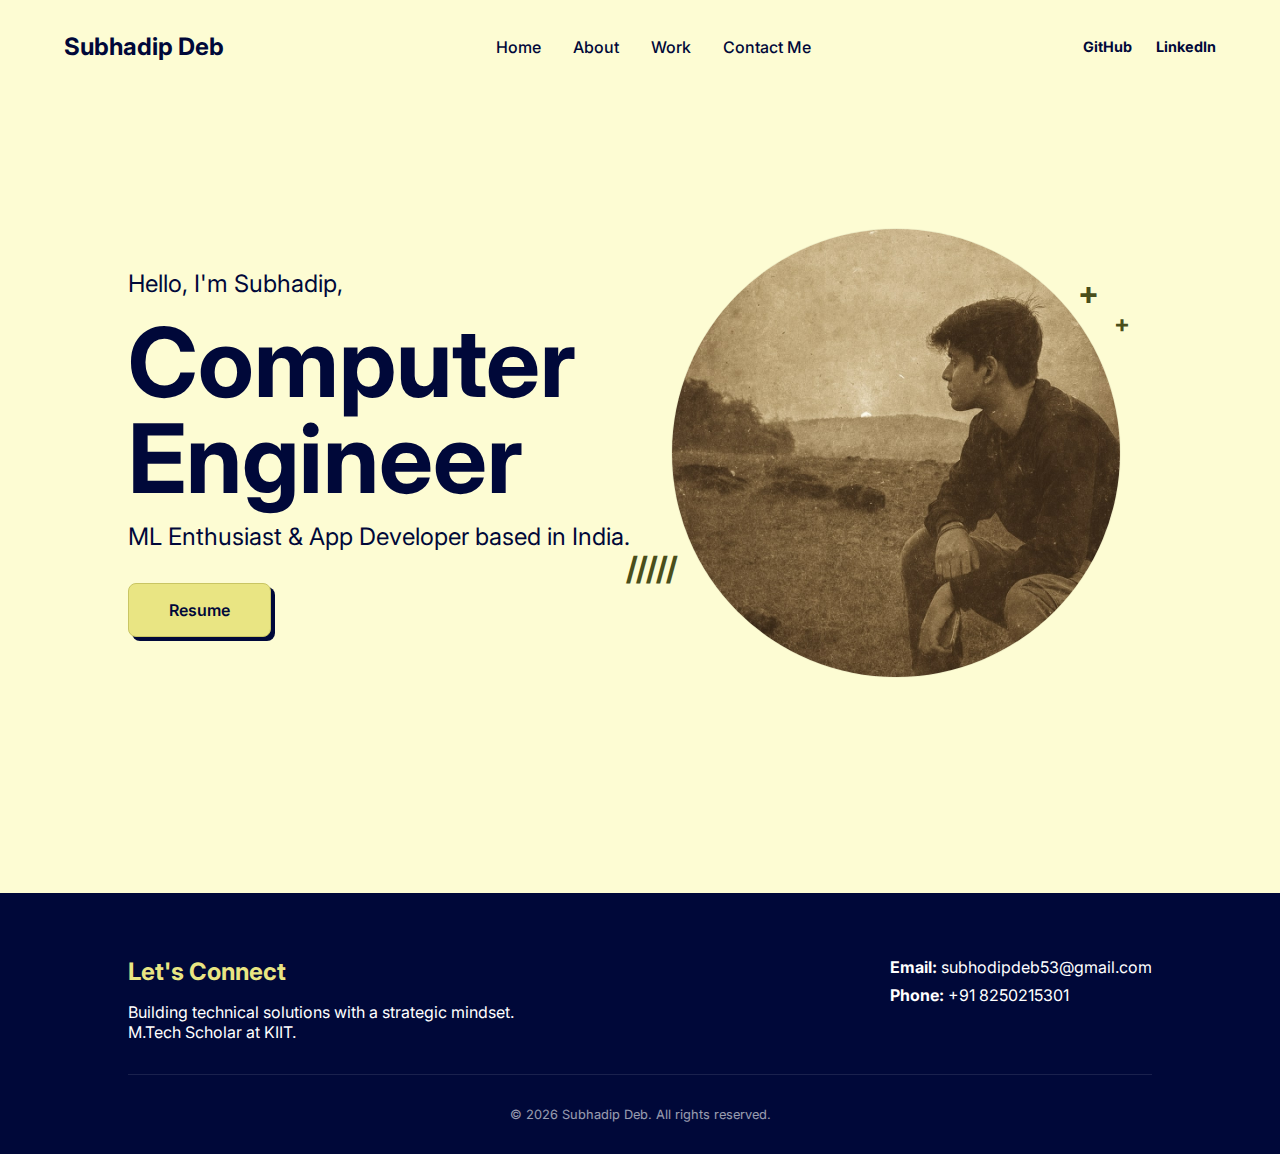
<file: index.html>
<!DOCTYPE html>
<html lang="en">
<head>
    <meta charset="UTF-8">
    <meta name="viewport" content="width=device-width, initial-scale=1.0">
    <title>Subhadip Deb | Portfolio</title>
    <link rel="stylesheet" href="style.css">
    <link href="https://fonts.googleapis.com/css2?family=Inter:wght@400;500;700&display=swap" rel="stylesheet">
</head>
<body>
    <header>
        <nav>
            <div class="logo">
                <a href="index.html" class="logo-link">Subhadip Deb</a>
            </div>
            <ul class="nav-links">
                <li><a href="home.html">Home</a></li>
                <li><a href="about.html">About</a></li>
                <li><a href="work.html">Work</a></li>
                <li><a href="contact.html">Contact Me</a></li>
            </ul>
            <div class="social-links">
                <a href="https://github.com/DeSlayer2800/" target="_blank" class="social-item">GitHub</a>
                <a href="https://www.linkedin.com/in/subhodip-deb-996642271/" target="_blank" class="social-item">LinkedIn</a>
            </div>
        </nav>
    </header>

    <main id="home">
        <section class="hero">
            <div class="hero-text">
                <p class="greeting reveal delay-1">Hello, I'm Subhadip,</p>
                <h1 class="reveal delay-2">Computer <br> Engineer</h1>
                <p class="sub-text reveal delay-3">ML Enthusiast & App Developer based in India.</p>
                <div class="reveal delay-4">
                    <a href="https://drive.google.com/file/d/1CVdpcOHjC0bvG5-fD64sN6j2DFhoh0Cb/view?usp=sharing" class="btn-resume" download>Resume</a>
                </div>
            </div>
            
            <div class="hero-image reveal delay-2">
                <div class="circle-container">
                    <img src="deb1.jpg" alt="Subhadip Deb" id="profile-img">
                    <div class="decorator plus-top">+</div>
                    <div class="decorator plus-bottom">+</div>
                    <div class="decorator slashes">/////</div>
                </div>
            </div>
        </section>
    </main>

    <footer class="site-footer" id="contact">
    <div class="footer-content">
        <div class="footer-left">
            <h3>Let's Connect</h3>
            <p>Building technical solutions with a strategic mindset.</p>
            <p>M.Tech Scholar at KIIT.</p>
        </div>
        <div class="footer-right">
            <p><strong>Email:</strong> <a href="mailto:subhodipdeb53@gmail.com">subhodipdeb53@gmail.com</a></p>
            <p><strong>Phone:</strong> <a href="tel:+918250215301">+91 8250215301</a> </p>
        </div>
    </div>
    <div class="footer-bottom">
        <p>&copy; 2026 Subhadip Deb. All rights reserved.</p>
    </div>
</footer>

    <script src="script.js"></script>
</body>

</html>
</file>
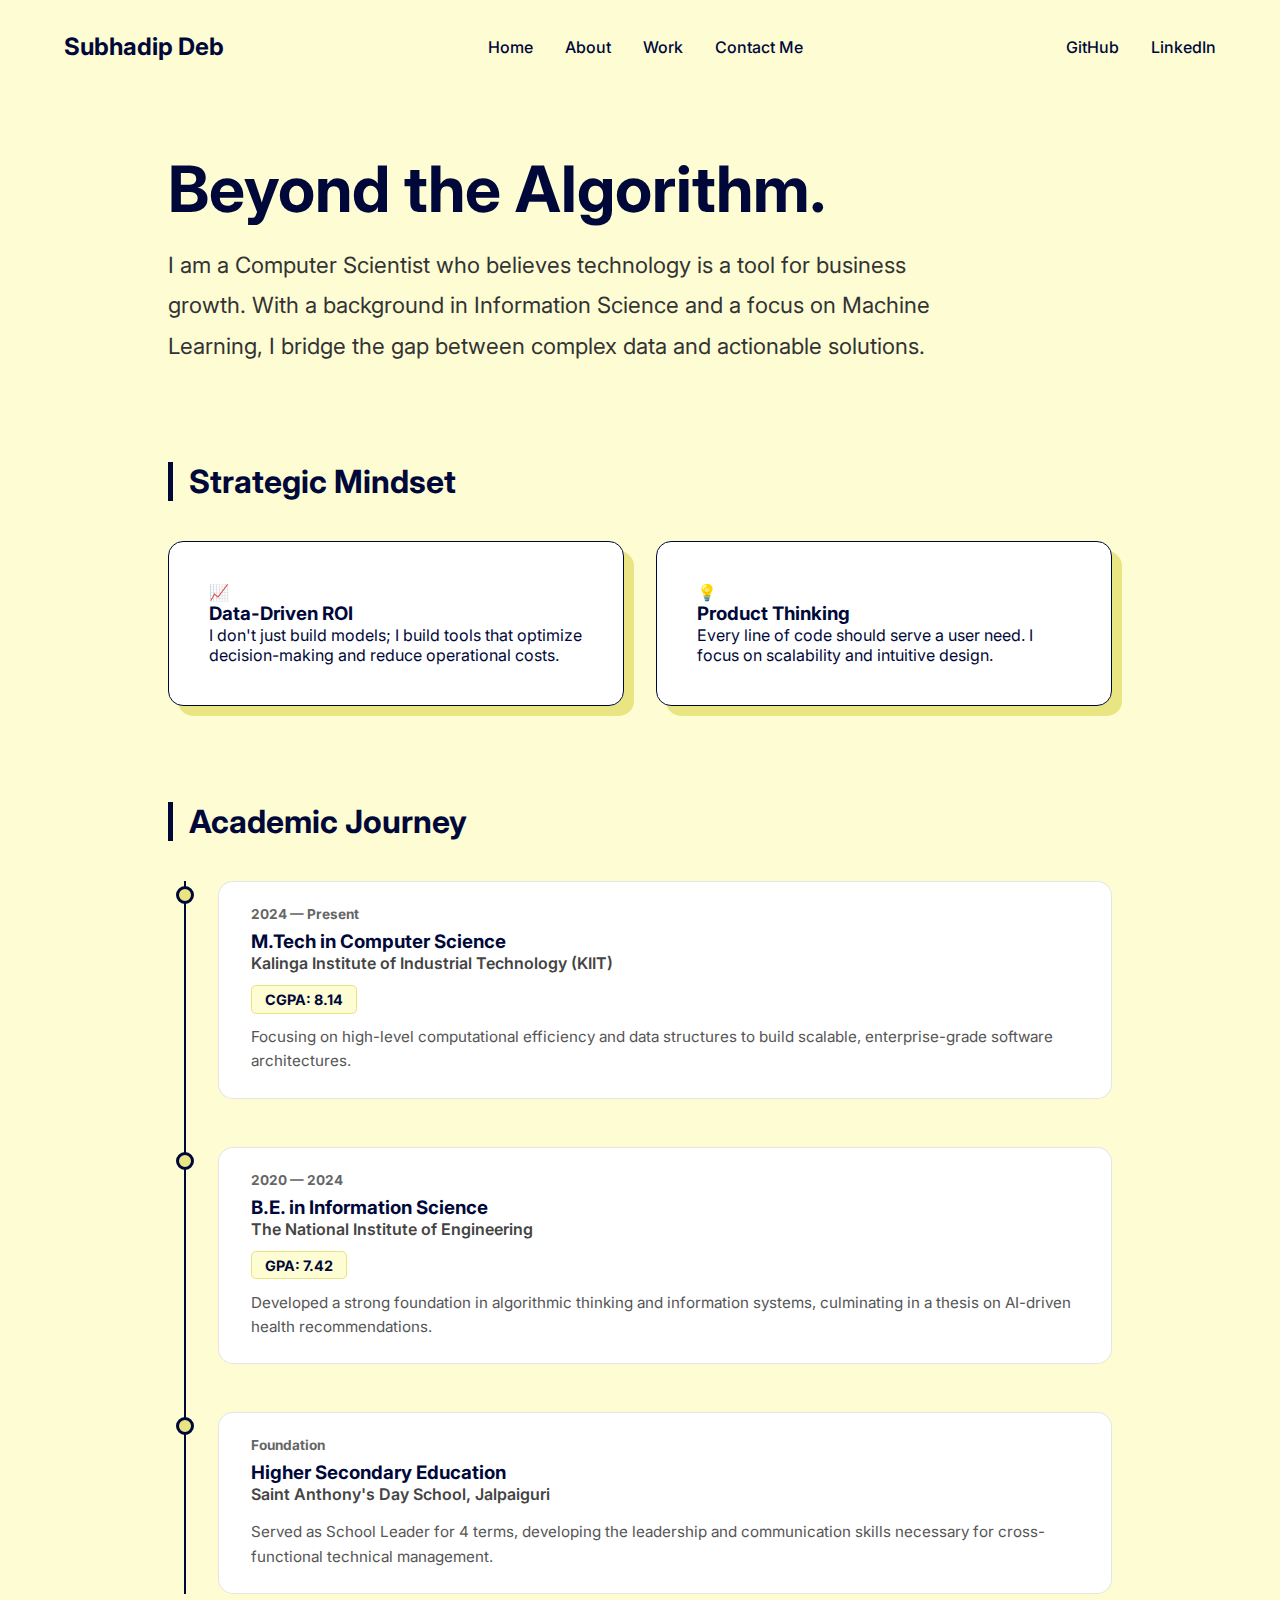
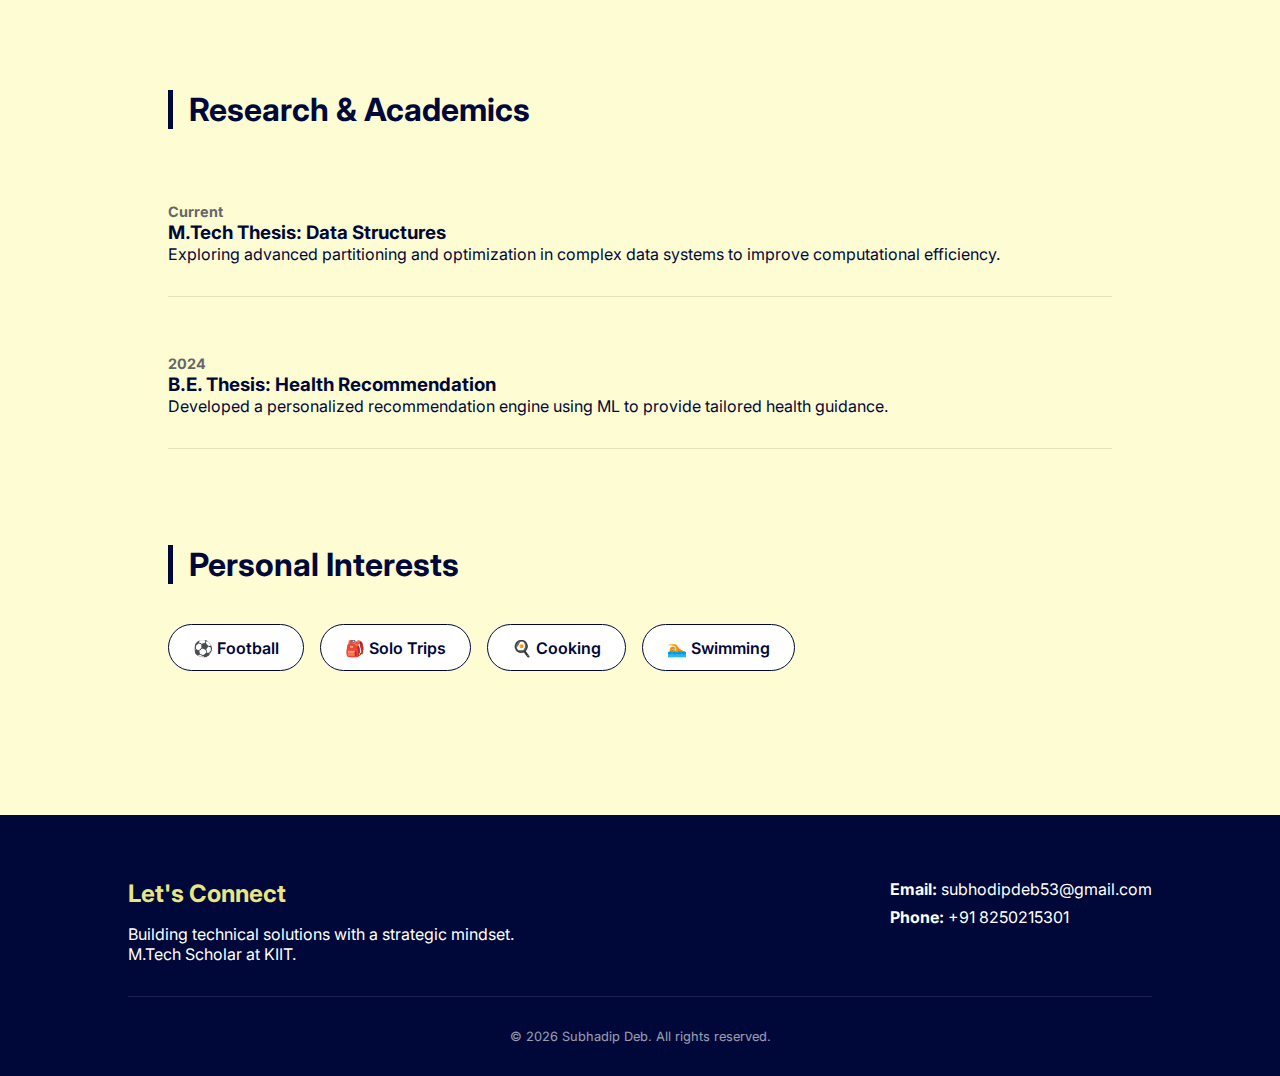
<file: about.html>
<!DOCTYPE html>
<html lang="en">
<head>
    <meta charset="UTF-8">
    <meta name="viewport" content="width=device-width, initial-scale=1.0">
    <title>About | Subhadip Deb</title>
    <link rel="stylesheet" href="style.css">
    <link rel="stylesheet" href="about.css">
    <link href="https://fonts.googleapis.com/css2?family=Inter:wght@400;600;700&display=swap" rel="stylesheet">
</head>
<body>
    <header>
        <nav>
            <div class="logo">
                <a href="index.html" class="logo-link">Subhadip Deb</a>
            </div>
            <ul class="nav-links">
                <li><a href="home.html">Home</a></li>
                <li><a href="about.html" class="active">About</a></li>
                <li><a href="work.html">Work</a></li>
                <li><a href="contact.html">Contact Me</a></li>
            </ul>
            <div class="nav-links">
                <a href="https://github.com/DeSlayer2800/" target="_blank">GitHub</a>
                <a href="https://www.linkedin.com/in/subhodip-deb-996642271/" target="_blank">LinkedIn</a>
            </div>
        </nav>
    </header>

    <main class="about-container">
        <section class="about-hero reveal">
            <h1>Beyond the <span>Algorithm.</span></h1>
            <p class="intro-text">
                I am a Computer Scientist who believes technology is a tool for business growth. 
                With a background in Information Science and a focus on Machine Learning, 
                I bridge the gap between complex data and actionable solutions.
            </p>
        </section>

        <section class="business-mindset reveal">
            <h2 class="section-title">Strategic Mindset</h2>
            <div class="mindset-grid">
                <div class="mindset-card">
                    <div class="icon">📈</div>
                    <h3>Data-Driven ROI</h3>
                    <p>I don't just build models; I build tools that optimize decision-making and reduce operational costs.</p>
                </div>
                <div class="mindset-card">
                    <div class="icon">💡</div>
                    <h3>Product Thinking</h3>
                    <p>Every line of code should serve a user need. I focus on scalability and intuitive design.</p>
                </div>
            </div>
        </section>
<section class="education-section reveal">
    <h2 class="section-title">Academic Journey</h2>
    <div class="timeline">
        <div class="timeline-item">
            <div class="timeline-dot"></div>
            <div class="timeline-content">
                <span class="edu-year">2024 — Present</span>
                <h3>M.Tech in Computer Science</h3>
                <p class="institution">Kalinga Institute of Industrial Technology (KIIT)</p>
                <div class="edu-stats">
                    <span class="stat-pill">CGPA: 8.14</span>
                </div>
                <p class="edu-desc">Focusing on high-level computational efficiency and data structures to build scalable, enterprise-grade software architectures.</p>
            </div>
        </div>

        <div class="timeline-item">
            <div class="timeline-dot"></div>
            <div class="timeline-content">
                <span class="edu-year">2020 — 2024</span>
                <h3>B.E. in Information Science</h3>
                <p class="institution">The National Institute of Engineering</p>
                <div class="edu-stats">
                    <span class="stat-pill">GPA: 7.42</span>
                </div>
                <p class="edu-desc">Developed a strong foundation in algorithmic thinking and information systems, culminating in a thesis on AI-driven health recommendations.</p>
            </div>
        </div>

        <div class="timeline-item">
            <div class="timeline-dot"></div>
            <div class="timeline-content">
                <span class="edu-year">Foundation</span>
                <h3>Higher Secondary Education</h3>
                <p class="institution">Saint Anthony's Day School, Jalpaiguri</p>
                <p class="edu-desc">Served as School Leader for 4 terms, developing the leadership and communication skills necessary for cross-functional technical management.</p>
            </div>
        </div>
    </div>
</section>
        <section class="research-section reveal">
            <h2 class="section-title">Research & Academics</h2>
            <div class="research-grid">
                <div class="research-card">
                    <span class="year">Current</span>
                    <h3>M.Tech Thesis: Data Structures</h3>
                    <p>Exploring advanced partitioning and optimization in complex data systems to improve computational efficiency.</p>
                </div>
                <div class="research-card">
                    <span class="year">2024</span>
                    <h3>B.E. Thesis: Health Recommendation</h3>
                    <p>Developed a personalized recommendation engine using ML to provide tailored health guidance.</p>
                </div>
            </div>
        </section>

        <section class="interests-section reveal">
            <h2 class="section-title">Personal Interests</h2>
            <div class="interests-flex">
                <div class="interest-pill">⚽ Football</div>
                <div class="interest-pill">🎒 Solo Trips</div>
                <div class="interest-pill">🍳 Cooking</div>
                <div class="interest-pill">🏊 Swimming</div>
            </div>
        </section>
    </main>
<footer class="site-footer" id="contact">
    <div class="footer-content">
        <div class="footer-left">
            <h3>Let's Connect</h3>
            <p>Building technical solutions with a strategic mindset.</p>
            <p>M.Tech Scholar at KIIT.</p>
        </div>
        <div class="footer-right">
            <p><strong>Email:</strong> <a href="mailto:subhodipdeb53@gmail.com">subhodipdeb53@gmail.com</a></p>
            <p><strong>Phone:</strong> <a href="tel:+918250215301">+91 8250215301</a> </p>
        </div>
    </div>
    <div class="footer-bottom">
        <p>&copy; 2026 Subhadip Deb. All rights reserved.</p>
    </div>
</footer>
    <script src="script.js"></script>
    <script src="about.js"></script>
</body>
</html>
</file>
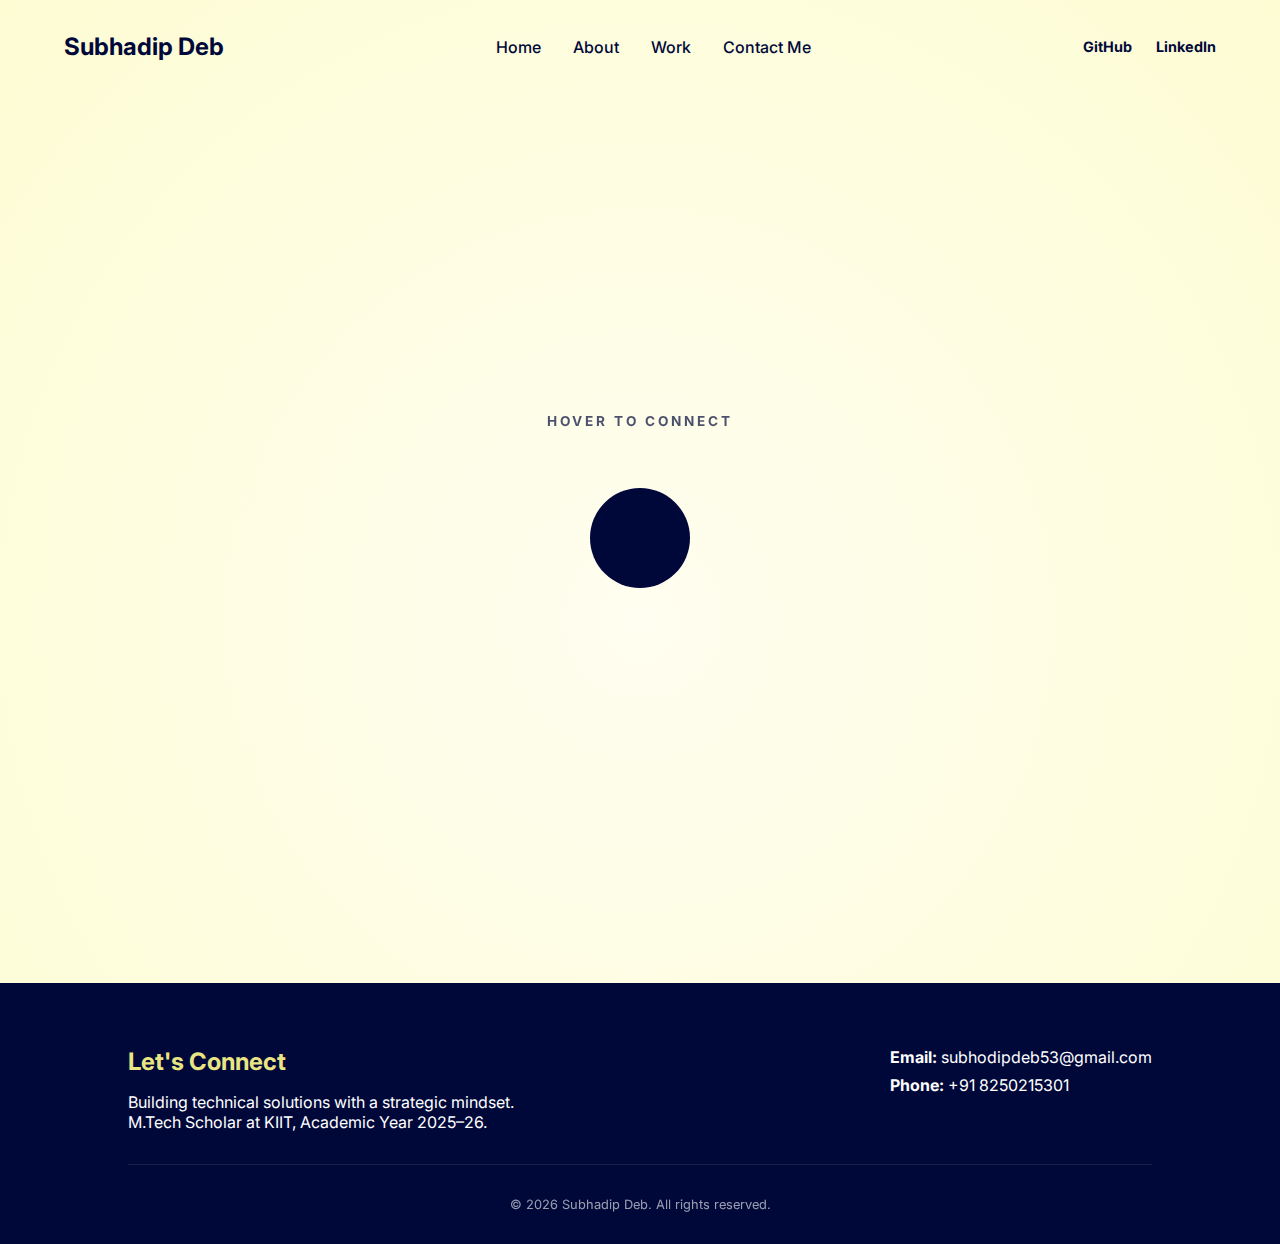
<file: contact.html>
<!DOCTYPE html>
<html lang="en">
<head>
    <meta charset="UTF-8">
    <meta name="viewport" content="width=device-width, initial-scale=1.0">
    <title>Contact | Subhadip Deb</title>
    <link rel="stylesheet" href="style.css">
    <link rel="stylesheet" href="contact.css">
    <link href="https://fonts.googleapis.com/css2?family=Inter:wght@400;600;700&display=swap" rel="stylesheet">
</head>
<body>
    <header>
        <nav>
            <div class="logo">
                <a href="index.html" class="logo-link">Subhadip Deb</a>
            </div>
            <ul class="nav-links">
                <li><a href="home.html">Home</a></li>
                <li><a href="about.html">About</a></li>
                <li><a href="work.html">Work</a></li>
                <li><a href="contact.html" class="active">Contact Me</a></li>
            </ul>
            <div class="social-links">
                <a href="https://github.com/DeSlayer2800/" target="_blank" class="social-item">GitHub</a>
                <a href="https://www.linkedin.com/in/subhodip-deb-996642271/" target="_blank" class="social-item">LinkedIn</a>
            </div>
        </nav>
    </header>

    <main class="contact-main-wrapper">
        <section class="hub-section">
            <div class="trigger" id="hubTrigger">
                <div class="trigger-icon"></div>
            </div>

            <p class="hover-hint" id="hubHint">Hover to Connect</p>

            <div class="wrap" id="hubWrap">
                <a href="https://www.instagram.com/deb_subhodip?igsh=cGZiMnBqb2R4ZTlr" target="_blank" title="Instagram"><div class="icon-img"></div></a>
                <a href="https://github.com/DeSlayer2800/" target="_blank" title="GitHub"><div class="icon-img"></div></a>
                <a href="https://www.linkedin.com/in/subhodip-deb-996642271/" target="_blank" title="LinkedIn"><div class="icon-img"></div></a>
                <a href="https://www.facebook.com/DebSubhodip?mibextid=ZbWKwL" target="_blank" title="Facebook"><div class="icon-img"></div></a>
                <a href="https://drive.google.com/file/d/1CVdpcOHjC0bvG5-fD64sN6j2DFhoh0Cb/view?usp=sharing" download title="Download Resume" class="resume-tile"><div class="icon-img"></div></a>
            </div>
        </section>
    </main>

    <footer class="site-footer" id="contact">
        <div class="footer-content">
            <div class="footer-left">
                <h3>Let's Connect</h3>
                <p>Building technical solutions with a strategic mindset.</p>
                <p>M.Tech Scholar at KIIT, Academic Year 2025–26.</p>
            </div>
            <div class="footer-right">
                <p><strong>Email:</strong> <a href="mailto:subhodipdeb53@gmail.com">subhodipdeb53@gmail.com</a></p>
                <p><strong>Phone:</strong> <a href="tel:+918250215301">+91 8250215301</a></p>
            </div>
        </div>
        <div class="footer-bottom">
            <p>&copy; 2026 Subhadip Deb. All rights reserved.</p>
        </div>
    </footer>

    <script src="contact.js"></script>
</body>
</html>
</file>
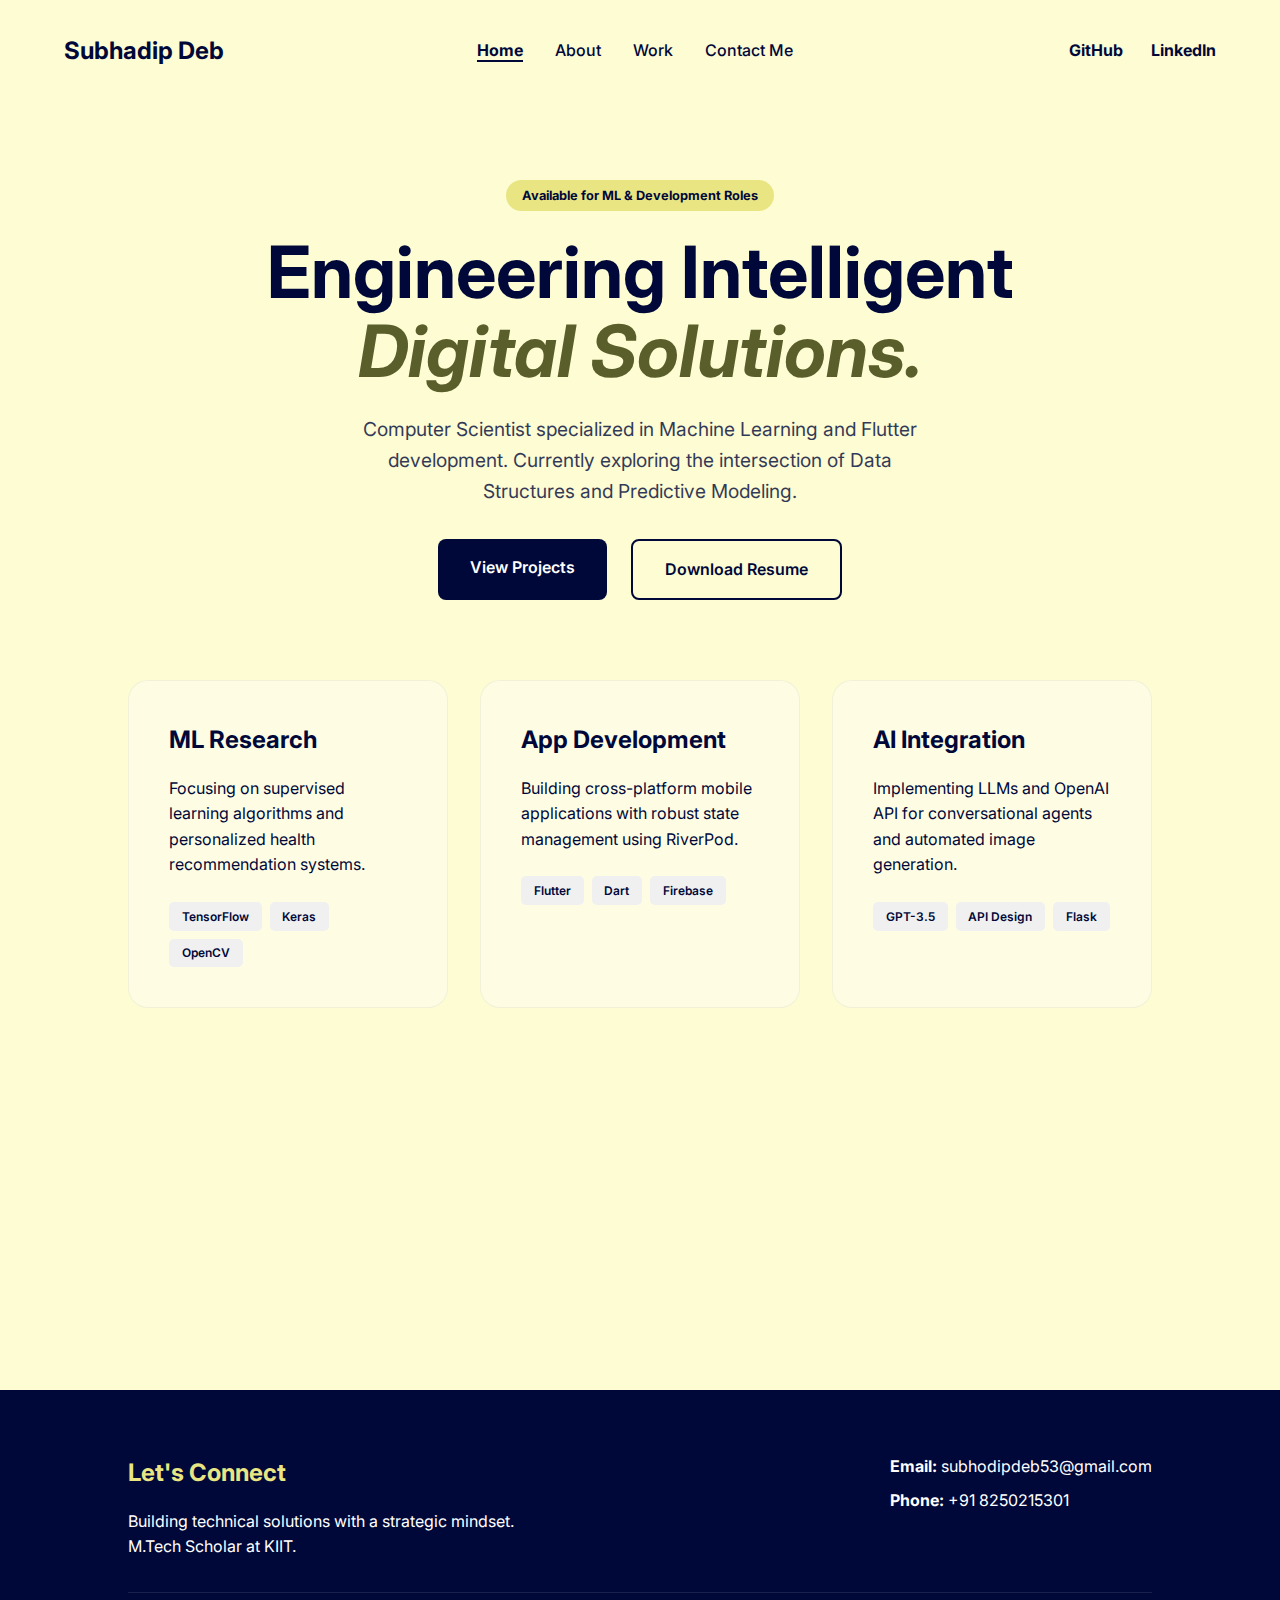
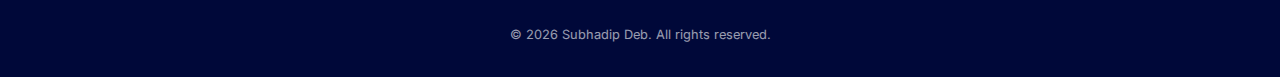
<file: home.html>
<!DOCTYPE html>
<html lang="en">
<head>
    <meta charset="UTF-8">
    <meta name="viewport" content="width=device-width, initial-scale=1.0">
    <title>Home | Subhadip Deb</title>
    <link rel="stylesheet" href="home.css">
    <link href="https://fonts.googleapis.com/css2?family=Inter:wght@400;600;700&display=swap" rel="stylesheet">
</head>
<body>
    <header>
        <nav>
            <div class="logo">
                <a href="index.html" class="logo-link">Subhadip Deb</a>
            </div>
            <ul class="nav-links">
                <li><a href="home.html" class="active">Home</a></li>
                <li><a href="about.html">About</a></li>
                <li><a href="work.html">Work</a></li>
                <li><a href="contact.html">Contact Me</a></li>
            </ul>
            <div class="social-links">
                <a href="https://github.com/DeSlayer2800/" target="_blank">GitHub</a>
                <a href="https://www.linkedin.com/in/subhodip-deb-996642271/" target="_blank">LinkedIn</a>
            </div>
        </nav>
    </header>

    <main class="home-container">
        <section class="hero-section reveal delay-1">
            <div class="hero-content">
                <span class="badge">Available for ML & Development Roles</span>
                <h1>Engineering Intelligent <br> <span>Digital Solutions.</span></h1>
                <p>Computer Scientist specialized in Machine Learning and Flutter development. Currently exploring the intersection of Data Structures and Predictive Modeling.</p>
                <div class="cta-group">
                    <a href="https://github.com/DeSlayer2800/Projectsss.git" target="_blank" class="btn-primary">View Projects</a>
                    <a href="https://drive.google.com/file/d/1CVdpcOHjC0bvG5-fD64sN6j2DFhoh0Cb/view?usp=sharing" class="btn-secondary" download>Download Resume</a>
                </div>
            </div>
        </section>

        <section class="info-grid">
            <div class="grid-card reveal delay-2">
                <h3>ML Research</h3>
                <p>Focusing on supervised learning algorithms and personalized health recommendation systems.</p>
                <div class="tags"><span>TensorFlow</span> <span>Keras</span> <span>OpenCV</span></div>
            </div>
            <div class="grid-card reveal delay-3">
                <h3>App Development</h3>
                <p>Building cross-platform mobile applications with robust state management using RiverPod.</p>
                <div class="tags"><span>Flutter</span> <span>Dart</span> <span>Firebase</span></div>
            </div>
            <div class="grid-card reveal delay-4">
                <h3>AI Integration</h3>
                <p>Implementing LLMs and OpenAI API for conversational agents and automated image generation.</p>
                <div class="tags"><span>GPT-3.5</span> <span>API Design</span> <span>Flask</span></div>
            </div>
        </section>
    </main>
<section class="impact-bar reveal">
    <div class="impact-item">
        <span class="impact-number" data-target="4">0</span><span class="impact-unit">Mo+</span>
        <p class="impact-label">ML Internship Exp.</p>
    </div>
    <div class="impact-item">
        <span class="impact-number" data-target="8.14">0</span>
        <p class="impact-label">M.Tech CGPA</p>
    </div>
    <div class="impact-item">
        <span class="impact-number" data-target="5">0</span><span class="impact-unit">+</span>
        <p class="impact-label">Technical Projects</p>
    </div>
    <div class="impact-item">
        <span class="impact-number" data-target="100">0</span><span class="impact-unit">%</span>
        <p class="impact-label">Mobile Optimized</p>
    </div>
</section>
    <footer class="site-footer" id="contact">
    <div class="footer-content">
        <div class="footer-left">
            <h3>Let's Connect</h3>
            <p>Building technical solutions with a strategic mindset.</p>
            <p>M.Tech Scholar at KIIT.</p>
        </div>
        <div class="footer-right">
            <p><strong>Email:</strong> <a href="mailto:subhodipdeb53@gmail.com">subhodipdeb53@gmail.com</a></p>
            <p><strong>Phone:</strong> <a href="tel:+918250215301">+91 8250215301</a> </p>
        </div>
    </div>
    <div class="footer-bottom">
        <p>&copy; 2026 Subhadip Deb. All rights reserved.</p>
    </div>
</footer>

    <script src="home.js"></script>
</body>
</html>
</file>
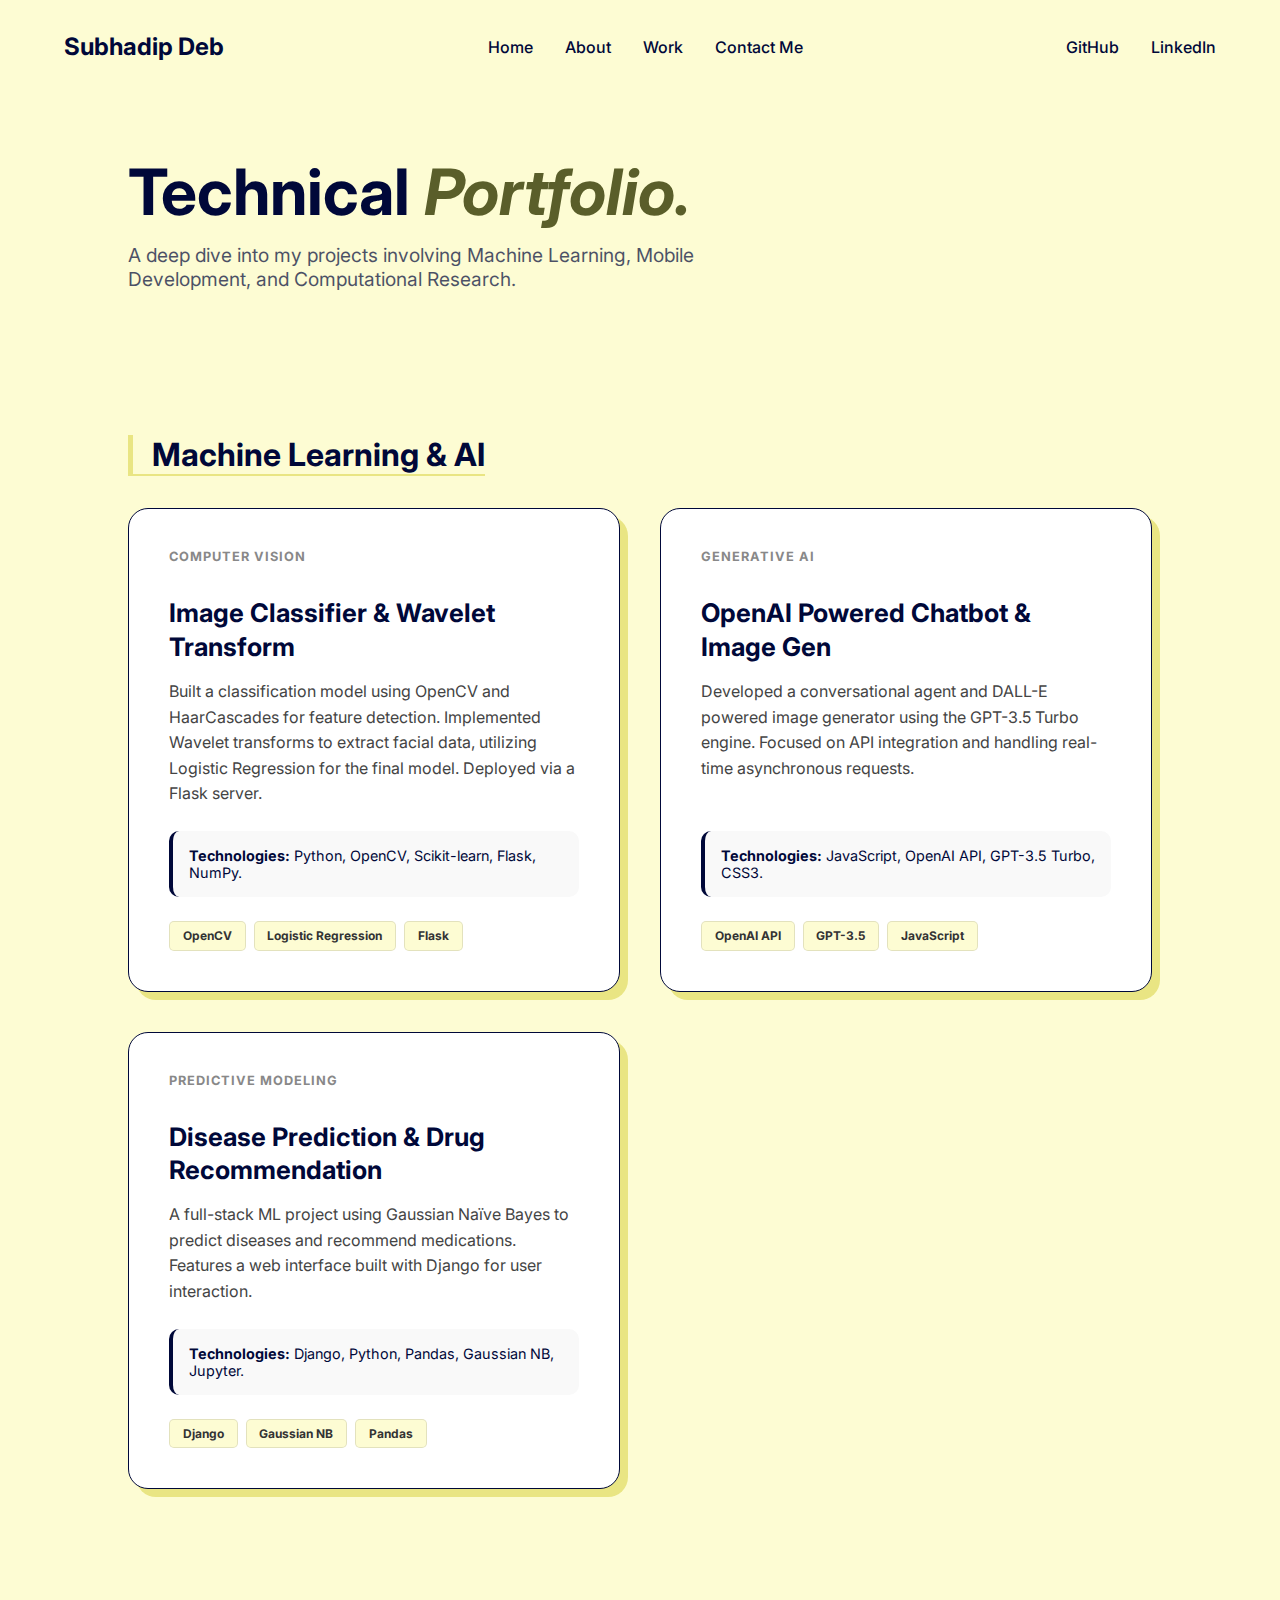
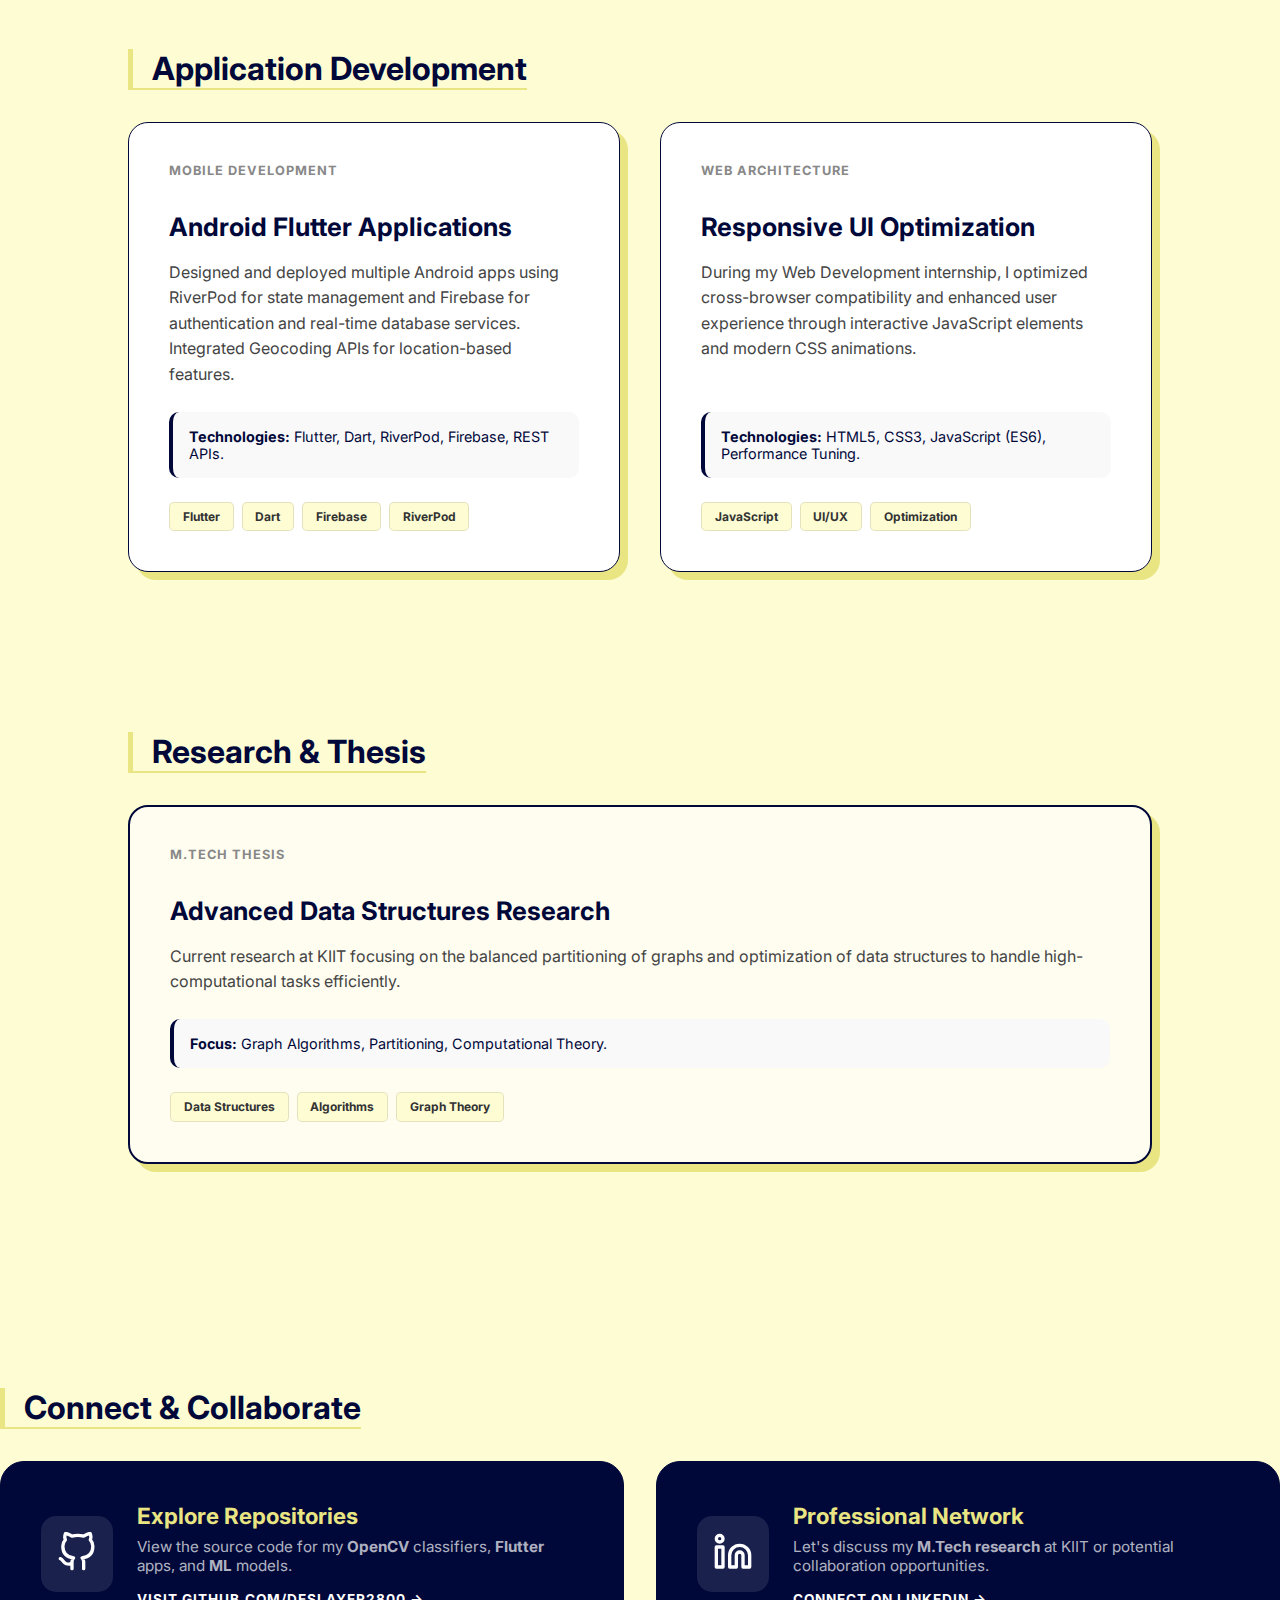
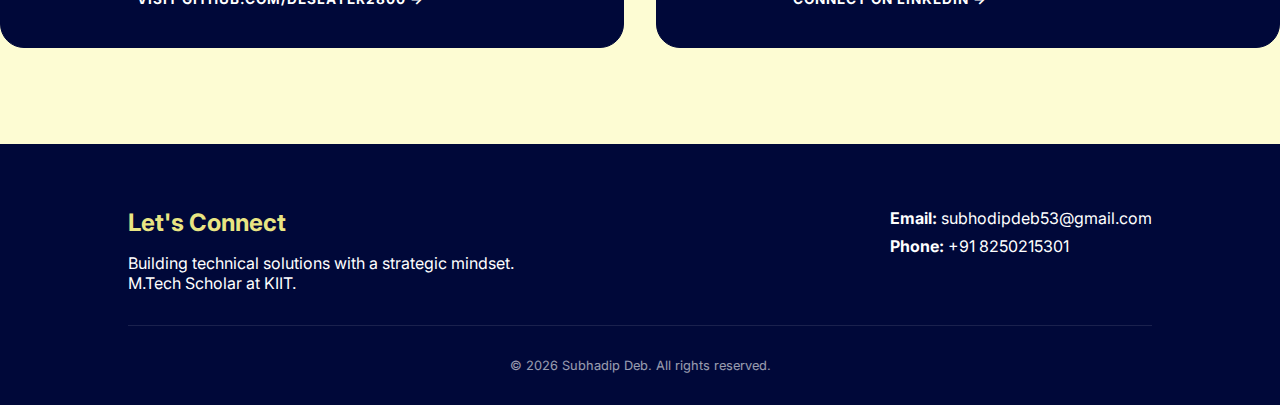
<file: work.html>
<!DOCTYPE html>
<html lang="en">
<head>
    <meta charset="UTF-8">
    <meta name="viewport" content="width=device-width, initial-scale=1.0">
    <title>Work | Subhadip Deb</title>
    <link rel="stylesheet" href="style.css">
    <link rel="stylesheet" href="work.css">
    <link href="https://fonts.googleapis.com/css2?family=Inter:wght@400;600;700&display=swap" rel="stylesheet">
</head>
<body>
    <header>
        <nav>
            <div class="logo"><a href="index.html" class="logo-link">Subhadip Deb</a></div>
            <ul class="nav-links">
                <li><a href="home.html">Home</a></li>
                <li><a href="about.html">About</a></li>
                <li><a href="work.html" class="active">Work</a></li>
                <li><a href="contact.html">Contact Me</a></li>
            </ul>
            <div class="nav-links">
                <a href="https://github.com/DeSlayer2800/" target="_blank">GitHub</a>
                <a href="https://www.linkedin.com/in/subhodip-deb-996642271/" target="_blank">LinkedIn</a>
            </div>
        </nav>
    </header>

    <main class="work-container">
        <section class="work-intro reveal">
            <h1>Technical <span>Portfolio.</span></h1>
            <p>A deep dive into my projects involving Machine Learning, Mobile Development, and Computational Research.</p>
        </section>

        <h2 class="category-title reveal">Machine Learning & AI</h2>
        <div class="project-grid">
            <div class="project-tile reveal">
                <span class="project-type">Computer Vision</span>
                <h3>Image Classifier & Wavelet Transform</h3>
                <p>Built a classification model using OpenCV and HaarCascades for feature detection. Implemented Wavelet transforms to extract facial data, utilizing Logistic Regression for the final model. Deployed via a Flask server.</p>
                <div class="tech-details">
                    <strong>Technologies:</strong> Python, OpenCV, Scikit-learn, Flask, NumPy.
                </div>
                <div class="tech-stack">
                    <span>OpenCV</span> <span>Logistic Regression</span> <span>Flask</span>
                </div>
            </div>

            <div class="project-tile reveal">
                <span class="project-type">Generative AI</span>
                <h3>OpenAI Powered Chatbot & Image Gen</h3>
                <p>Developed a conversational agent and DALL-E powered image generator using the GPT-3.5 Turbo engine. Focused on API integration and handling real-time asynchronous requests.</p>
                <div class="tech-details">
                    <strong>Technologies:</strong> JavaScript, OpenAI API, GPT-3.5 Turbo, CSS3.
                </div>
                <div class="tech-stack">
                    <span>OpenAI API</span> <span>GPT-3.5</span> <span>JavaScript</span>
                </div>
            </div>

            <div class="project-tile reveal">
                <span class="project-type">Predictive Modeling</span>
                <h3>Disease Prediction & Drug Recommendation</h3>
                <p>A full-stack ML project using Gaussian Naïve Bayes to predict diseases and recommend medications. Features a web interface built with Django for user interaction.</p>
                <div class="tech-details">
                    <strong>Technologies:</strong> Django, Python, Pandas, Gaussian NB, Jupyter.
                </div>
                <div class="tech-stack">
                    <span>Django</span> <span>Gaussian NB</span> <span>Pandas</span>
                </div>
            </div>
        </div>

        <h2 class="category-title reveal">Application Development</h2>
        <div class="project-grid">
            <div class="project-tile reveal">
                <span class="project-type">Mobile Development</span>
                <h3>Android Flutter Applications</h3>
                <p>Designed and deployed multiple Android apps using RiverPod for state management and Firebase for authentication and real-time database services. Integrated Geocoding APIs for location-based features.</p>
                <div class="tech-details">
                    <strong>Technologies:</strong> Flutter, Dart, RiverPod, Firebase, REST APIs.
                </div>
                <div class="tech-stack">
                    <span>Flutter</span> <span>Dart</span> <span>Firebase</span> <span>RiverPod</span>
                </div>
            </div>

            <div class="project-tile reveal">
                <span class="project-type">Web Architecture</span>
                <h3>Responsive UI Optimization</h3>
                <p>During my Web Development internship, I optimized cross-browser compatibility and enhanced user experience through interactive JavaScript elements and modern CSS animations.</p>
                <div class="tech-details">
                    <strong>Technologies:</strong> HTML5, CSS3, JavaScript (ES6), Performance Tuning.
                </div>
                <div class="tech-stack">
                    <span>JavaScript</span> <span>UI/UX</span> <span>Optimization</span>
                </div>
            </div>
        </div>

        <h2 class="category-title reveal">Research & Thesis</h2>
        <div class="project-grid">
            <div class="project-tile reveal highlight">
                <span class="project-type">M.Tech Thesis</span>
                <h3>Advanced Data Structures Research</h3>
                <p>Current research at KIIT focusing on the balanced partitioning of graphs and optimization of data structures to handle high-computational tasks efficiently.</p>
                <div class="tech-details">
                    <strong>Focus:</strong> Graph Algorithms, Partitioning, Computational Theory.
                </div>
                <div class="tech-stack">
                    <span>Data Structures</span> <span>Algorithms</span> <span>Graph Theory</span>
                </div>
            </div>
        </div>
    </main>
<h2 class="category-title reveal">Connect & Collaborate</h2>
<div class="connect-grid">
    <a href="https://github.com/DeSlayer2800/" target="_blank" class="connect-tile reveal delay-1">
        <div class="tile-icon">
            <svg xmlns="http://www.w3.org/2000/svg" width="40" height="40" viewBox="0 0 24 24" fill="none" stroke="currentColor" stroke-width="2" stroke-linecap="round" stroke-linejoin="round"><path d="M9 19c-5 1.5-5-2.5-7-3m14 6v-3.87a3.37 3.37 0 0 0-.94-2.61c3.14-.35 6.44-1.54 6.44-7A5.44 5.44 0 0 0 20 4.77 5.07 5.07 0 0 0 19.91 1S18.73.65 16 2.48a13.38 13.38 0 0 0-7 0C6.27.65 5.09 1 5.09 1A5.07 5.07 0 0 0 5 4.77a5.44 5.44 0 0 0-1.5 3.78c0 5.42 3.3 6.61 6.44 7A3.37 3.37 0 0 0 9 18.13V22"></path></svg>
        </div>
        <div class="connect-info">
            <h3>Explore Repositories</h3>
            <p>View the source code for my <strong>OpenCV</strong> classifiers, <strong>Flutter</strong> apps, and <strong>ML</strong> models.</p>
            <span class="connect-link">visit github.com/DeSlayer2800 &rarr;</span>
        </div>
    </a>

    <a href="https://www.linkedin.com/in/subhodip-deb-996642271/" target="_blank" class="connect-tile reveal delay-2">
        <div class="tile-icon">
            <svg xmlns="http://www.w3.org/2000/svg" width="40" height="40" viewBox="0 0 24 24" fill="none" stroke="currentColor" stroke-width="2" stroke-linecap="round" stroke-linejoin="round"><path d="M16 8a6 6 0 0 1 6 6v7h-4v-7a2 2 0 0 0-2-2 2 2 0 0 0-2 2v7h-4v-7a6 6 0 0 1 6-6z"></path><rect x="2" y="9" width="4" height="12"></rect><circle cx="4" cy="4" r="2"></circle></svg>
        </div>
        <div class="connect-info">
            <h3>Professional Network</h3>
            <p>Let's discuss my <strong>M.Tech research</strong> at KIIT or potential collaboration opportunities.</p>
            <span class="connect-link">connect on LinkedIn &rarr;</span>
        </div>
    </a>
</div>
    <footer class="site-footer" id="contact">
    <div class="footer-content">
        <div class="footer-left">
            <h3>Let's Connect</h3>
            <p>Building technical solutions with a strategic mindset.</p>
            <p>M.Tech Scholar at KIIT.</p>
        </div>
        <div class="footer-right">
            <p><strong>Email:</strong> <a href="mailto:subhodipdeb53@gmail.com">subhodipdeb53@gmail.com</a></p>
            <p><strong>Phone:</strong> <a href="tel:+918250215301">+91 8250215301</a> </p>
        </div>
    </div>
    <div class="footer-bottom">
        <p>&copy; 2026 Subhadip Deb. All rights reserved.</p>
    </div>
</footer>

    <script src="script.js"></script>
    <script src="work.js"></script>
</body>
</html>
</file>
<file: style.css>
:root {
    --bg-color: #fdfcd3; /* Light yellow background from your reference */
    --text-color: #000839;
    --accent-color: #e9e583;
}
html {
    scroll-behavior: smooth;
}
* {
    margin: 0;
    padding: 0;
    box-sizing: border-box;
    font-family: 'Inter', sans-serif;
}

body {
    background-color: var(--bg-color);
    color: var(--text-color);
    overflow-x: hidden;
}

/* Navigation Styles */
header {
    padding: 2rem 5%;
}

nav {
    display: flex;
    justify-content: space-between;
    align-items: center;
    flex-wrap: wrap;
    gap: 1rem;
}

.logo {
    font-weight: 700;
    font-size: 1.5rem;
}

.nav-links {
    display: flex;
    list-style: none;
    gap: 2rem;
}

.nav-links a {
    text-decoration: none;
    color: var(--text-color);
    font-weight: 500;
    transition: opacity 0.3s;
}

.nav-links a:hover {
    opacity: 0.7;
}

.social-links {
    display: flex;
    gap: 1.5rem;
}

.social-item {
    text-decoration: none;
    color: var(--text-color);
    font-weight: 700;
    font-size: 0.9rem;
    position: relative;
}

.social-item::after {
    content: '';
    position: absolute;
    width: 0; height: 2px;
    bottom: -2px; left: 0;
    background-color: var(--text-color);
    transition: width 0.3s;
}

.social-item:hover::after {
    width: 100%;
}

/* Hero Section Layout */
.hero {
    display: flex;
    align-items: center;
    justify-content: space-between;
    padding: 5% 10%;
    min-height: 80vh;
}

.hero-text { flex: 1; }

.greeting { font-size: 1.5rem; margin-bottom: 1rem; }

h1 {
    font-size: 6rem;
    line-height: 1;
    margin-bottom: 1rem;
    font-weight: 700;
}

.sub-text { font-size: 1.5rem; margin-bottom: 2rem; opacity: 0.8; }

.btn-resume {
    display: inline-block;
    padding: 1rem 2.5rem;
    background-color: var(--accent-color);
    color: var(--text-color);
    text-decoration: none;
    font-weight: 600;
    border: 1px solid #c9c563;
    border-radius: 8px;
    box-shadow: 4px 4px 0px var(--text-color);
    transition: all 0.3s ease;
}

.btn-resume:hover {
    transform: translate(-2px, -2px);
    box-shadow: 6px 6px 0px var(--text-color);
}

/* Profile Image Circle */
.hero-image {
    flex: 1;
    display: flex;
    justify-content: center;
    position: relative;
}

.circle-container {
    position: relative;
    width: 450px;
    height: 450px;
    border-radius: 50%;
}

#profile-img {
    width: 100%;
    height: 100%;
    object-fit: cover;
    border-radius: 50%;
    border: 1px solid rgba(0,0,0,0.05);
}

/* Decorators */
.decorator {
    position: absolute;
    font-weight: bold;
    color: #4a4e1a;
}

.plus-top { top: 10%; right: 5%; font-size: 2rem; }
.plus-bottom { top: 18%; right: -2%; font-size: 1.5rem; }
.slashes { bottom: 20%; left: -10%; font-size: 2rem; letter-spacing: -2px; }

/* Animation Classes */
.reveal {
    opacity: 0;
    transform: translateY(30px);
    transition: all 0.8s cubic-bezier(0.4, 0, 0.2, 1);
}

.reveal.active {
    opacity: 1;
    transform: translateY(0);
}

.delay-1 { transition-delay: 0.1s; }
.delay-2 { transition-delay: 0.3s; }
.delay-3 { transition-delay: 0.5s; }
.delay-4 { transition-delay: 0.7s; }

/* Responsive Media Queries */
@media (max-width: 992px) {
    h1 { font-size: 4rem; }
    .circle-container { width: 350px; height: 350px; }
}

@media (max-width: 768px) {
    .hero {
        flex-direction: column-reverse;
        text-align: center;
        padding: 5% 5%;
    }
    .nav-links { display: none; }
    h1 { font-size: 3rem; }
    .circle-container { margin-top: 3rem; width: 280px; height: 280px; }
    .social-links { width: 100%; justify-content: center; }
}
/* Footer Styles */
.site-footer {
    background-color: var(--text-color);
    color: white;
    padding: 4rem 10% 2rem;
    margin-top: 5rem;
}

.footer-content {
    display: flex;
    justify-content: space-between;
    align-items: flex-start;
    flex-wrap: wrap;
    gap: 2rem;
    border-bottom: 1px solid rgba(255, 255, 255, 0.1);
    padding-bottom: 2rem;
}

.footer-left h3 {
    font-size: 1.5rem;
    margin-bottom: 1rem;
    color: var(--accent-color);
}

.footer-right p {
    margin-bottom: 0.5rem;
}

.footer-right a {
    color: white;
    text-decoration: none;
    transition: color 0.3s;
}

.footer-right a:hover {
    color: var(--accent-color);
}

.footer-bottom {
    text-align: center;
    padding-top: 2rem;
    font-size: 0.8rem;
    opacity: 0.6;
}

@media (max-width: 768px) {
    .footer-content {
        flex-direction: column;
        text-align: center;
        align-items: center;
    }
}
/* Logo Link Styling */
.logo-link {
    text-decoration: none;
    color: var(--text-color); /* Keeps the dark blue/black color you already have */
    font-weight: 700;
    font-size: 1.5rem;
    transition: opacity 0.3s ease;
}

.logo-link:hover {
    opacity: 0.7; /* Gives a subtle visual feedback when hovered */
}
</file>
<file: about.css>
.about-container {
    padding: 4rem 10%;
    max-width: 1200px;
    margin: 0 auto;
}
html {
    scroll-behavior: smooth;
}
.about-hero {
    text-align: left;
    margin-bottom: 6rem;
}

.about-hero h1 {
    font-size: 4rem;
    margin-bottom: 1.5rem;
}

.intro-text {
    font-size: 1.4rem;
    max-width: 800px;
    color: #333;
    line-height: 1.8;
}

/* Business Mindset */
.section-title {
    font-size: 2rem;
    margin-bottom: 2.5rem;
    border-left: 5px solid var(--text-color);
    padding-left: 1rem;
}

.mindset-grid {
    display: grid;
    grid-template-columns: 1fr 1fr;
    gap: 2rem;
    margin-bottom: 6rem;
}

.mindset-card {
    background: white;
    padding: 2.5rem;
    border-radius: 15px;
    box-shadow: 10px 10px 0px var(--accent-color);
    border: 1px solid var(--text-color);
    transition: 0.3s;
}

.mindset-card:hover {
    transform: translate(-5px, -5px);
    box-shadow: 15px 15px 0px var(--text-color);
}

/* Research Section */
.research-grid {
    display: flex;
    flex-direction: column;
    gap: 1.5rem;
    margin-bottom: 6rem;
}

.research-card {
    border-bottom: 1px solid rgba(0,0,0,0.1);
    padding: 2rem 0;
}

.year {
    font-weight: 700;
    color: #666;
    font-size: 0.9rem;
}

/* Interests */
.interests-flex {
    display: flex;
    flex-wrap: wrap;
    gap: 1rem;
}

.interest-pill {
    padding: 0.8rem 1.5rem;
    background: white;
    border: 1px solid var(--text-color);
    border-radius: 50px;
    font-weight: 600;
    cursor: default;
    transition: 0.3s;
}

.interest-pill:hover {
    background: var(--text-color);
    color: white;
    transform: scale(1.1);
}

@media (max-width: 768px) {
    .mindset-grid { grid-template-columns: 1fr; }
    .about-hero h1 { font-size: 2.5rem; }
}
/* Footer Styles */
.site-footer {
    background-color: var(--text-color);
    color: white;
    padding: 4rem 10% 2rem;
    margin-top: 5rem;
}

.footer-content {
    display: flex;
    justify-content: space-between;
    align-items: flex-start;
    flex-wrap: wrap;
    gap: 2rem;
    border-bottom: 1px solid rgba(255, 255, 255, 0.1);
    padding-bottom: 2rem;
}

.footer-left h3 {
    font-size: 1.5rem;
    margin-bottom: 1rem;
    color: var(--accent-color);
}

.footer-right p {
    margin-bottom: 0.5rem;
}

.footer-right a {
    color: white;
    text-decoration: none;
    transition: color 0.3s;
}

.footer-right a:hover {
    color: var(--accent-color);
}

.footer-bottom {
    text-align: center;
    padding-top: 2rem;
    font-size: 0.8rem;
    opacity: 0.6;
}

@media (max-width: 768px) {
    .footer-content {
        flex-direction: column;
        text-align: center;
        align-items: center;
    }
}
/* Timeline Container */
.education-section {
    margin-bottom: 6rem;
}

.timeline {
    position: relative;
    padding-left: 2rem;
    border-left: 2px solid var(--text-color);
    margin-left: 1rem;
}

.timeline-item {
    position: relative;
    margin-bottom: 3rem;
}

/* The Animated Dot */
.timeline-dot {
    position: absolute;
    left: -2.65rem;
    top: 5px;
    width: 18px;
    height: 18px;
    background-color: var(--accent-color);
    border: 3px solid var(--text-color);
    border-radius: 50%;
    transition: all 0.3s ease;
}

.timeline-item:hover .timeline-dot {
    background-color: var(--text-color);
    transform: scale(1.3);
}

/* Timeline Cards */
.timeline-content {
    background: white;
    padding: 1.5rem 2rem;
    border-radius: 15px;
    border: 1px solid rgba(0,0,0,0.1);
    transition: all 0.3s ease;
}

.timeline-item:hover .timeline-content {
    box-shadow: 10px 10px 0px var(--accent-color);
    transform: translateX(10px);
}

.edu-year {
    font-size: 0.85rem;
    font-weight: 700;
    color: #666;
    display: block;
    margin-bottom: 0.5rem;
}

.institution {
    font-weight: 600;
    color: #444;
    margin-bottom: 1rem;
}

.edu-stats {
    margin-bottom: 1rem;
}

.stat-pill {
    background: var(--bg-color);
    padding: 0.3rem 0.8rem;
    border-radius: 5px;
    font-weight: 700;
    font-size: 0.9rem;
    border: 1px solid var(--accent-color);
}

.edu-desc {
    font-size: 0.95rem;
    line-height: 1.6;
    color: #555;
}
/* Logo Link Styling */
.logo-link {
    text-decoration: none;
    color: var(--text-color); /* Keeps the dark blue/black color you already have */
    font-weight: 700;
    font-size: 1.5rem;
    transition: opacity 0.3s ease;
}

.logo-link:hover {
    opacity: 0.7; /* Gives a subtle visual feedback when hovered */
}
/* --- Header & Navigation Consistency --- */
.social-links {
    display: flex;
    gap: 1.5rem;
}

.social-item {
    text-decoration: none;
    color: var(--text-color);
    font-weight: 700;
    font-size: 0.9rem;
    position: relative;
    transition: opacity 0.3s ease;
}

/* The animated underline effect from index.html */
.social-item::after {
    content: '';
    position: absolute;
    width: 0;
    height: 2px;
    bottom: -2px;
    left: 0;
    background-color: var(--text-color);
    transition: width 0.3s ease;
}

.social-item:hover::after {
    width: 100%;
}

.social-item:hover {
    opacity: 0.8;
}

/* Logo Link Consistency */
.logo-link {
    text-decoration: none;
    color: var(--text-color);
    font-weight: 700;
    font-size: 1.5rem;
    transition: opacity 0.3s ease;
}

.logo-link:hover {
    opacity: 0.7;
}
</file>
<file: contact.css>
/* --- Variables --- */
:root {
    --bg-color: #fdfcd3;
    --text-color: #000839;
    --accent-color: #e9e583;
}

body {
    background-color: var(--bg-color);
    background-image: radial-gradient(circle at center, #fffef0 0%, var(--bg-color) 100%);
    overflow-x: hidden;
}

.hub-section {
    height: 90vh;
    display: flex;
    justify-content: center;
    align-items: center;
    position: relative;
    padding-top: 80px;
}

/* --- THE FIX: Centered and Layered Hover Hint --- */
.hover-hint {
    position: absolute;
    top: calc(50% - 85px); /* Positioned above the center */
    left: 50%;
    transform: translateX(-50%);
    z-index: 110; /* Higher than trigger z-index */
    font-weight: 700;
    text-transform: uppercase;
    letter-spacing: 3px;
    font-size: 0.85rem;
    color: var(--text-color);
    opacity: 0.7; /* Increased opacity for better visibility */
    pointer-events: none;
    transition: opacity 0.4s ease;
    animation: bounce 2s infinite;
}

@keyframes bounce {
    0%, 100% { transform: translate(-50%, 0); }
    50% { transform: translate(-50%, 8px); }
}

.hover-hint.hidden { opacity: 0; }

/* --- Glowing Central Trigger --- */
.trigger {
    width: 100px;
    height: 100px;
    background: var(--text-color);
    border-radius: 50%;
    display: flex;
    justify-content: center;
    align-items: center;
    z-index: 100;
    cursor: pointer;
    transition: all 0.5s cubic-bezier(0.4, 0, 0.2, 1);
    animation: hubGlow 2.5s infinite;
}

@keyframes hubGlow {
    0% { box-shadow: 0 0 0 0 rgba(0, 8, 57, 0.4); }
    70% { box-shadow: 0 0 0 25px rgba(233, 229, 131, 0); }
    100% { box-shadow: 0 0 0 0 rgba(0, 8, 57, 0); }
}

.trigger.hidden {
    opacity: 0;
    transform: scale(0);
    pointer-events: none;
}

.trigger-icon {
    width: 45px; height: 45px;
    background-image: url('https://cdn-icons-png.flaticon.com/512/3135/3135768.png');
    background-size: contain; background-repeat: no-repeat;
    filter: invert(1);
}

/* --- Dispersion Wrap --- */
.wrap {
    position: absolute;
    width: 0; height: 0;
    display: flex; justify-content: center; align-items: center;
    pointer-events: none;
}

.wrap.active { pointer-events: auto; }

.wrap a {
    position: absolute;
    width: 110px; height: 110px;
    background: #ffffff;
    border: 2px solid var(--text-color);
    border-radius: 24px;
    display: flex; justify-content: center; align-items: center;
    box-shadow: 8px 8px 0px var(--text-color);
    transition: all 0.6s cubic-bezier(0.68, -0.55, 0.265, 1.55);
    opacity: 0;
    transform: translate(0, 0) scale(0);
}

.wrap.active a { opacity: 1; }

/* Dispersion Coordinates (Symmetrical Square) */
.wrap.active a:nth-child(1) { transform: translate(-180px, -180px) scale(1); }
.wrap.active a:nth-child(2) { transform: translate(180px, -180px) scale(1); }
.wrap.active a:nth-child(3) { transform: translate(-180px, 180px) scale(1); }
.wrap.active a:nth-child(4) { transform: translate(180px, 180px) scale(1); }
.wrap.active a:nth-child(5) { 
    transform: translate(0, 0) scale(1.15); 
    background: var(--accent-color); 
    border-radius: 50%;
    z-index: 101;
}

.icon-img { width: 60px; height: 60px; background-size: contain; background-repeat: no-repeat; background-position: center; }
a:nth-child(1) .icon-img { background-image: url('https://cdn-icons-png.flaticon.com/512/174/174855.png'); }
a:nth-child(2) .icon-img { background-image: url('https://cdn-icons-png.flaticon.com/512/25/25231.png'); }
a:nth-child(3) .icon-img { background-image: url('https://cdn-icons-png.flaticon.com/512/174/174857.png'); }
a:nth-child(4) .icon-img { background-image: url('https://cdn-icons-png.flaticon.com/512/124/124010.png'); }
a:nth-child(5) .icon-img { background-image: url('https://cdn-icons-png.flaticon.com/512/909/909314.png'); }
</file>
<file: home.css>
:root {
    --bg-color: #fdfcd3;
    --text-color: #000839;
    --accent-color: #e9e583;
    --card-bg: rgba(255, 255, 255, 0.4);
}
html {
    scroll-behavior: smooth;
}
* { 
    margin: 0; 
    padding: 0; 
    box-sizing: border-box; 
    font-family: 'Inter', sans-serif; 
}

body { 
    background-color: var(--bg-color); 
    color: var(--text-color); 
    line-height: 1.6; 
    overflow-x: hidden;
}

nav { 
    display: flex; 
    justify-content: space-between; 
    padding: 2rem 5%; 
    align-items: center; 
}

.logo {
    font-weight: 700;
    font-size: 1.5rem;
}

.nav-links { 
    display: flex; 
    list-style: none; 
    gap: 2rem; 
}

.nav-links a { 
    text-decoration: none; 
    color: var(--text-color); 
    font-weight: 500; 
}

.nav-links a.active { 
    font-weight: 700; 
    border-bottom: 2px solid var(--text-color); 
}

.social-links a { 
    margin-left: 1.5rem; 
    text-decoration: none; 
    color: var(--text-color); 
    font-weight: 700; 
}

.home-container { 
    padding: 2rem 10%; 
}

.hero-section { 
    text-align: center; 
    margin-bottom: 5rem; 
    padding-top: 3rem; 
}

.badge { 
    background: var(--accent-color); 
    padding: 0.5rem 1rem; 
    border-radius: 20px; 
    font-size: 0.8rem; 
    font-weight: 700; 
}

h1 { 
    font-size: 4.5rem; 
    margin: 1.5rem 0; 
    line-height: 1.1; 
}

h1 span { 
    color: #5a5e2a; 
    font-style: italic; 
}

.hero-section p { 
    max-width: 600px; 
    margin: 0 auto 2rem; 
    font-size: 1.2rem; 
    opacity: 0.8; 
}

.cta-group { 
    display: flex; 
    justify-content: center; 
    gap: 1.5rem; 
}

.btn-primary { 
    background: var(--text-color); 
    color: white; 
    padding: 1rem 2rem; 
    border-radius: 8px; 
    text-decoration: none; 
    font-weight: 600; 
    transition: 0.3s; 
}

.btn-secondary { 
    border: 2px solid var(--text-color); 
    color: var(--text-color); 
    padding: 1rem 2rem; 
    border-radius: 8px; 
    text-decoration: none; 
    font-weight: 600; 
    transition: 0.3s; 
}

.btn-primary:hover { 
    transform: translateY(-3px); 
    box-shadow: 0 10px 20px rgba(0,0,0,0.1); 
}

.info-grid { 
    display: grid; 
    grid-template-columns: repeat(auto-fit, minmax(300px, 1fr)); 
    gap: 2rem; 
    margin-top: 2rem; 
}

.grid-card { 
    background: var(--card-bg); 
    padding: 2.5rem; 
    border-radius: 20px; 
    border: 1px solid rgba(0,0,0,0.05); 
    transition: 0.3s; 
}

.grid-card:hover { 
    transform: translateY(-10px); 
    background: white; 
    box-shadow: 0 15px 30px rgba(0,0,0,0.05);
}

.grid-card h3 { 
    margin-bottom: 1rem; 
    font-size: 1.5rem; 
}

.tags { 
    display: flex; 
    flex-wrap: wrap; 
    gap: 0.5rem; 
    margin-top: 1.5rem; 
}

.tags span { 
    background: #f0f0f0; 
    padding: 0.3rem 0.8rem; 
    border-radius: 5px; 
    font-size: 0.75rem; 
    font-weight: 600; 
}

.reveal { 
    opacity: 0; 
    transform: translateY(30px); 
    transition: all 0.8s ease-out; 
}

.reveal.active { 
    opacity: 1; 
    transform: translateY(0); 
}

.delay-1 { transition-delay: 0.1s; }
.delay-2 { transition-delay: 0.3s; }
.delay-3 { transition-delay: 0.5s; }
.delay-4 { transition-delay: 0.7s; }

@media (max-width: 768px) { 
    h1 { font-size: 2.5rem; } 
    .nav-links { display: none; } 
    .home-container { padding: 2rem 5%; }
}
/* Footer Styles */
.site-footer {
    background-color: var(--text-color);
    color: white;
    padding: 4rem 10% 2rem;
    margin-top: 5rem;
}

.footer-content {
    display: flex;
    justify-content: space-between;
    align-items: flex-start;
    flex-wrap: wrap;
    gap: 2rem;
    border-bottom: 1px solid rgba(255, 255, 255, 0.1);
    padding-bottom: 2rem;
}

.footer-left h3 {
    font-size: 1.5rem;
    margin-bottom: 1rem;
    color: var(--accent-color);
}

.footer-right p {
    margin-bottom: 0.5rem;
}

.footer-right a {
    color: white;
    text-decoration: none;
    transition: color 0.3s;
}

.footer-right a:hover {
    color: var(--accent-color);
}

.footer-bottom {
    text-align: center;
    padding-top: 2rem;
    font-size: 0.8rem;
    opacity: 0.6;
}

@media (max-width: 768px) {
    .footer-content {
        flex-direction: column;
        text-align: center;
        align-items: center;
    }
}
/* Impact Bar Styles */
.impact-bar {
    display: flex;
    justify-content: space-around;
    align-items: center;
    padding: 3rem 5%;
    background: white;
    border: 1px solid var(--text-color);
    border-radius: 20px;
    margin: 4rem 0;
    box-shadow: 10px 10px 0px var(--accent-color);
    flex-wrap: wrap;
    gap: 2rem;
}

.impact-item {
    text-align: center;
    flex: 1;
    min-width: 150px;
}

.impact-number {
    font-size: 3rem;
    font-weight: 700;
    color: var(--text-color);
}

.impact-unit {
    font-size: 1.5rem;
    font-weight: 700;
    color: #5a5e2a; /* Muted accent color */
}

.impact-label {
    font-size: 0.9rem;
    font-weight: 600;
    color: #666;
    text-transform: uppercase;
    letter-spacing: 1px;
    margin-top: 0.5rem;
}

@media (max-width: 768px) {
    .impact-bar {
        padding: 2rem;
    }
    .impact-number {
        font-size: 2rem;
    }
}
/* Logo Link Styling */
.logo-link {
    text-decoration: none;
    color: var(--text-color); /* Keeps the dark blue/black color you already have */
    font-weight: 700;
    font-size: 1.5rem;
    transition: opacity 0.3s ease;
}

.logo-link:hover {
    opacity: 0.7; /* Gives a subtle visual feedback when hovered */
}
</file>
<file: work.css>
/* --- Work Page Layout --- */
.work-container {
    padding: 4rem 10%;
    max-width: 1300px;
    margin: 0 auto;
}
html {
    scroll-behavior: smooth;
}
/* Page Intro */
.work-intro {
    margin-bottom: 5rem;
    text-align: left;
}

.work-intro h1 {
    font-size: 4.5rem;
    line-height: 1.1;
    margin-bottom: 1.5rem;
}

.work-intro h1 span {
    color: #5a5e2a; /* Muted accent color */
    font-style: italic;
}

.work-intro p {
    font-size: 1.4rem;
    opacity: 0.8;
    max-width: 600px;
}

/* Category Headers */
.category-title {
    font-size: 1.8rem;
    margin-bottom: 2.5rem;
    color: var(--text-color);
    border-left: 5px solid var(--accent-color);
    padding-left: 1.2rem;
    font-weight: 700;
}

/* --- Project Grid Systems --- */
.project-grid {
    display: grid;
    grid-template-columns: repeat(auto-fit, minmax(380px, 1fr));
    gap: 2.5rem;
    margin-bottom: 6rem;
}

/* --- Interactive Project Tiles --- */
.project-tile {
    background-color: #ffffff;
    border: 1px solid var(--text-color);
    border-radius: 24px;
    padding: 2.5rem;
    position: relative;
    transition: all 0.4s cubic-bezier(0.175, 0.885, 0.32, 1.275);
    box-shadow: 8px 8px 0px var(--accent-color);
    display: flex;
    flex-direction: column;
    justify-content: space-between;
}

/* Hover Effect: The Card "Pops" Out */
.project-tile:hover {
    transform: translateY(-12px) rotate(-1deg);
    box-shadow: 15px 15px 0px var(--text-color);
    background-color: #fafafa;
}

.project-type {
    font-size: 0.75rem;
    font-weight: 800;
    text-transform: uppercase;
    color: #888;
    letter-spacing: 1.5px;
    margin-bottom: 1rem;
    display: block;
}

.project-tile h3 {
    font-size: 1.8rem;
    margin-bottom: 1.2rem;
    line-height: 1.3;
    color: var(--text-color);
}

.project-tile p {
    font-size: 1rem;
    color: #444;
    line-height: 1.7;
    margin-bottom: 2rem;
    flex-grow: 1;
}

/* --- Technology Tags --- */
.tech-stack {
    display: flex;
    flex-wrap: wrap;
    gap: 0.6rem;
    margin-top: auto;
}

.tech-stack span {
    background: #f0f0f0;
    padding: 0.5rem 1rem;
    border-radius: 8px;
    font-size: 0.8rem;
    font-weight: 700;
    border: 1px solid rgba(0,0,0,0.05);
    color: #333;
    transition: all 0.3s ease;
}

/* Interactive Highlight on Hover */
.project-tile:hover .tech-stack span {
    background-color: var(--accent-color);
    border-color: var(--text-color);
}

/* --- Responsive Adjustments --- */
@media (max-width: 992px) {
    .work-intro h1 { font-size: 3.5rem; }
    .project-grid { grid-template-columns: 1fr 1fr; }
}

@media (max-width: 768px) {
    .work-container { padding: 3rem 5%; }
    .work-intro h1 { font-size: 2.8rem; }
    .project-grid { grid-template-columns: 1fr; }
    .project-tile { padding: 2rem; }
}
/* Container and Typography */
.work-container { padding: 4rem 10%; max-width: 1400px; margin: 0 auto; }
.work-intro h1 { font-size: 4rem; margin-bottom: 1rem; }
.work-intro span { color: #5a5e2a; font-style: italic; }
.work-intro p { font-size: 1.2rem; opacity: 0.7; margin-bottom: 4rem; }

.category-title {
    font-size: 2rem;
    margin: 4rem 0 2rem;
    color: var(--text-color);
    border-bottom: 2px solid var(--accent-color);
    display: inline-block;
}

/* Grid and Tiles */
.project-grid {
    display: grid;
    grid-template-columns: repeat(auto-fit, minmax(400px, 1fr));
    gap: 2.5rem;
}

.project-tile {
    background: #fff;
    border: 1px solid var(--text-color);
    padding: 2.5rem;
    border-radius: 20px;
    box-shadow: 8px 8px 0px var(--accent-color);
    transition: all 0.3s ease;
    display: flex;
    flex-direction: column;
}

.project-tile:hover {
    transform: translateY(-10px);
    box-shadow: 15px 15px 0px var(--text-color);
}

.project-type {
    font-size: 0.8rem;
    font-weight: 700;
    color: #888;
    text-transform: uppercase;
    letter-spacing: 1px;
}

.project-tile h3 { margin: 1rem 0; font-size: 1.6rem; }
.project-tile p { line-height: 1.6; color: #444; margin-bottom: 1.5rem; }

/* Tech Details Section */
.tech-details {
    font-size: 0.9rem;
    background: #f9f9f9;
    padding: 1rem;
    border-radius: 10px;
    margin-bottom: 1.5rem;
    border-left: 4px solid var(--text-color);
}

.tech-stack { display: flex; flex-wrap: wrap; gap: 0.5rem; margin-top: auto; }
.tech-stack span {
    background: var(--bg-color);
    padding: 0.4rem 0.8rem;
    border-radius: 5px;
    font-size: 0.75rem;
    font-weight: 700;
    border: 1px solid rgba(0,0,0,0.1);
}

.highlight { background: #fffdf0; border: 2px solid var(--text-color); }

@media (max-width: 768px) {
    .project-grid { grid-template-columns: 1fr; }
    .work-container { padding: 2rem 5%; }
}
/* --- Connect Grid --- */
.connect-grid {
    display: grid;
    grid-template-columns: repeat(auto-fit, minmax(300px, 1fr));
    gap: 2rem;
    margin-bottom: 6rem;
}

.connect-tile {
    display: flex;
    align-items: center;
    gap: 1.5rem;
    background: var(--text-color);
    color: white;
    padding: 2.5rem;
    border-radius: 24px;
    text-decoration: none;
    transition: all 0.4s cubic-bezier(0.175, 0.885, 0.32, 1.275);
    border: 1px solid var(--text-color);
}

.connect-tile .tile-icon {
    background: rgba(255, 255, 255, 0.1);
    padding: 1rem;
    border-radius: 15px;
    transition: transform 0.3s ease;
}

.connect-tile h3 {
    font-size: 1.4rem;
    margin-bottom: 0.5rem;
    color: var(--accent-color);
}

.connect-tile p {
    font-size: 0.95rem;
    color: rgba(255, 255, 255, 0.7);
    margin-bottom: 1rem;
}

.connect-link {
    font-weight: 700;
    font-size: 0.85rem;
    text-transform: uppercase;
    letter-spacing: 1px;
    color: white;
    display: block;
}

/* Hover Animations */
.connect-tile:hover {
    transform: translateY(-8px);
    background: #000c50; /* Slightly lighter shade of your text color */
    box-shadow: 0 15px 30px rgba(0, 0, 0, 0.2);
}

.connect-tile:hover .tile-icon {
    transform: scale(1.1) rotate(5deg);
    background: var(--accent-color);
    color: var(--text-color);
}

.connect-tile:hover .connect-link {
    color: var(--accent-color);
    padding-left: 5px;
    transition: all 0.3s ease;
}

@media (max-width: 600px) {
    .connect-tile {
        flex-direction: column;
        text-align: center;
        padding: 2rem;
    }
}
</file>
